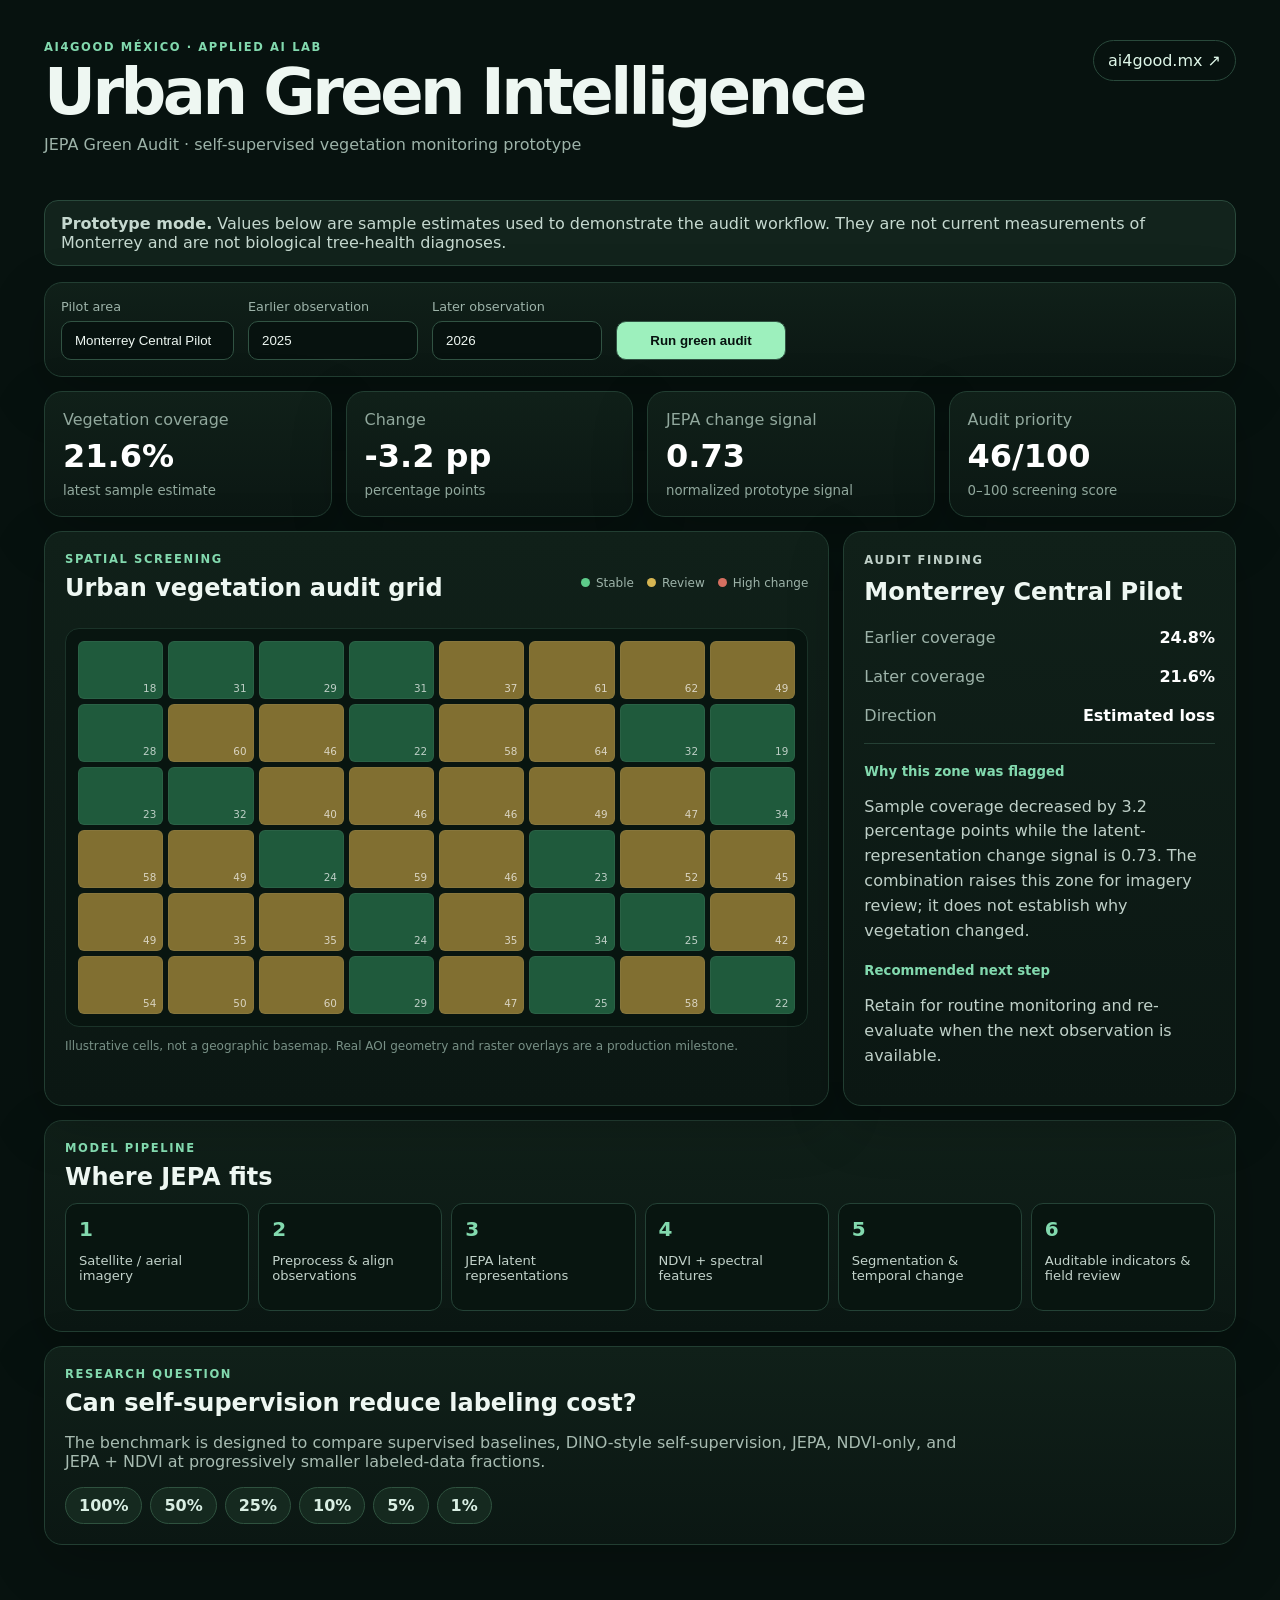
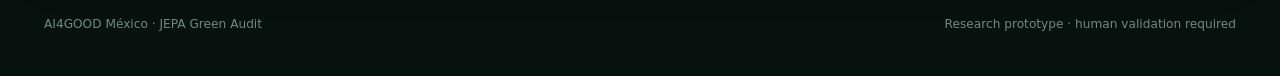
<file: docs/index.html>
<!doctype html>
<html lang="en">
<head>
  <meta charset="utf-8" />
  <meta name="viewport" content="width=device-width,initial-scale=1" />
  <title>AI4GOOD Urban Green Intelligence</title>
  <meta name="description" content="JEPA Green Audit — self-supervised urban vegetation monitoring prototype by AI4GOOD México." />
  <link rel="stylesheet" href="styles.css" />
</head>
<body>
  <header class="topbar">
    <div>
      <p class="eyebrow">AI4GOOD MÉXICO · APPLIED AI LAB</p>
      <h1>Urban Green Intelligence</h1>
      <p class="subtitle">JEPA Green Audit · self-supervised vegetation monitoring prototype</p>
    </div>
    <a class="brand-link" href="https://www.ai4good.mx" target="_blank" rel="noreferrer">ai4good.mx ↗</a>
  </header>

  <main>
    <section class="notice">
      <strong>Prototype mode.</strong>
      Values below are sample estimates used to demonstrate the audit workflow. They are not current measurements of Monterrey and are not biological tree-health diagnoses.
    </section>

    <section class="controls panel">
      <label>
        Pilot area
        <select id="zoneSelect"></select>
      </label>
      <label>
        Earlier observation
        <select id="beforeSelect">
          <option value="2025">2025</option>
          <option value="2024">2024</option>
        </select>
      </label>
      <label>
        Later observation
        <select id="afterSelect">
          <option value="2026">2026</option>
          <option value="2025">2025</option>
        </select>
      </label>
      <button id="runAudit">Run green audit</button>
    </section>

    <section class="kpis" aria-label="Audit indicators">
      <article class="kpi panel"><span>Vegetation coverage</span><strong id="coverage">—</strong><small>latest sample estimate</small></article>
      <article class="kpi panel"><span>Change</span><strong id="change">—</strong><small>percentage points</small></article>
      <article class="kpi panel"><span>JEPA change signal</span><strong id="jepa">—</strong><small>normalized prototype signal</small></article>
      <article class="kpi panel"><span>Audit priority</span><strong id="priority">—</strong><small>0–100 screening score</small></article>
    </section>

    <section class="workspace">
      <article class="panel map-panel">
        <div class="section-heading">
          <div>
            <p class="eyebrow">SPATIAL SCREENING</p>
            <h2>Urban vegetation audit grid</h2>
          </div>
          <div class="legend"><span class="dot stable"></span>Stable <span class="dot review"></span>Review <span class="dot high"></span>High change</div>
        </div>
        <div id="auditMap" class="audit-map" role="img" aria-label="Illustrative urban audit grid"></div>
        <p class="caption">Illustrative cells, not a geographic basemap. Real AOI geometry and raster overlays are a production milestone.</p>
      </article>

      <aside class="panel finding">
        <p class="eyebrow">AUDIT FINDING</p>
        <h2 id="findingTitle">Select a zone</h2>
        <div class="finding-row"><span>Earlier coverage</span><strong id="beforeCoverage">—</strong></div>
        <div class="finding-row"><span>Later coverage</span><strong id="afterCoverage">—</strong></div>
        <div class="finding-row"><span>Direction</span><strong id="direction">—</strong></div>
        <hr />
        <h3>Why this zone was flagged</h3>
        <p id="explanation">Run the audit to display a transparent explanation.</p>
        <h3>Recommended next step</h3>
        <p id="action">Review source imagery and quality metadata before deciding whether field validation is warranted.</p>
      </aside>
    </section>

    <section class="panel pipeline">
      <p class="eyebrow">MODEL PIPELINE</p>
      <h2>Where JEPA fits</h2>
      <div class="pipeline-grid">
        <div><b>1</b><span>Satellite / aerial imagery</span></div>
        <div><b>2</b><span>Preprocess & align observations</span></div>
        <div><b>3</b><span>JEPA latent representations</span></div>
        <div><b>4</b><span>NDVI + spectral features</span></div>
        <div><b>5</b><span>Segmentation & temporal change</span></div>
        <div><b>6</b><span>Auditable indicators & field review</span></div>
      </div>
    </section>

    <section class="panel methodology">
      <p class="eyebrow">RESEARCH QUESTION</p>
      <h2>Can self-supervision reduce labeling cost?</h2>
      <p>The benchmark is designed to compare supervised baselines, DINO-style self-supervision, JEPA, NDVI-only, and JEPA + NDVI at progressively smaller labeled-data fractions.</p>
      <div class="fractions" aria-label="Label fractions">
        <span>100%</span><span>50%</span><span>25%</span><span>10%</span><span>5%</span><span>1%</span>
      </div>
    </section>
  </main>

  <footer>
    <span>AI4GOOD México · JEPA Green Audit</span>
    <span>Research prototype · human validation required</span>
  </footer>
  <script src="app.js"></script>
</body>
</html>
</file>
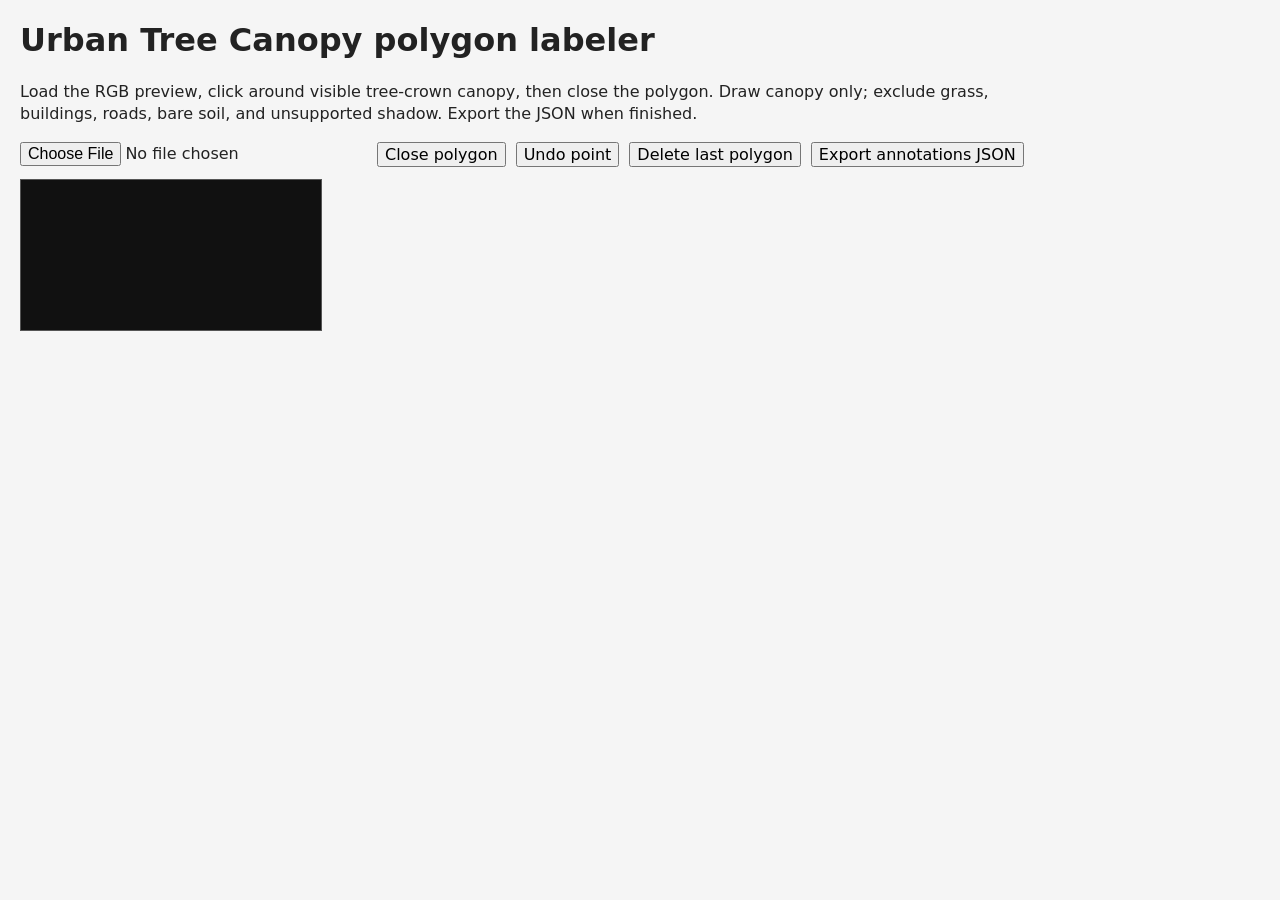
<file: tools/utc_canopy_labeler.html>
<!doctype html>
<html lang="en">
<head>
<meta charset="utf-8">
<title>UTC Canopy Polygon Labeler</title>
<style>
body{font-family:system-ui,sans-serif;margin:20px;background:#f5f5f5;color:#222}
.toolbar{display:flex;gap:10px;flex-wrap:wrap;margin-bottom:12px}
button,input{font:inherit}
canvas{border:1px solid #555;background:#111;max-width:100%;height:auto;cursor:crosshair}
.note{max-width:1000px;line-height:1.4}
</style>
</head>
<body>
<h1>Urban Tree Canopy polygon labeler</h1>
<p class="note">Load the RGB preview, click around visible tree-crown canopy, then close the polygon. Draw canopy only; exclude grass, buildings, roads, bare soil, and unsupported shadow. Export the JSON when finished.</p>
<div class="toolbar">
<input id="file" type="file" accept="image/*">
<button id="close">Close polygon</button>
<button id="undo">Undo point</button>
<button id="delete">Delete last polygon</button>
<button id="export">Export annotations JSON</button>
</div>
<canvas id="canvas"></canvas>
<script>
const canvas=document.getElementById('canvas'),ctx=canvas.getContext('2d');
let img=new Image(),points=[],polygons=[],imageName='';
function redraw(){
  ctx.clearRect(0,0,canvas.width,canvas.height);
  if(img.complete&&img.width) ctx.drawImage(img,0,0);
  ctx.lineWidth=2;
  ctx.strokeStyle='#00ff55';ctx.fillStyle='rgba(0,255,85,.18)';
  for(const poly of polygons){ctx.beginPath();poly.points.forEach((p,i)=>i?ctx.lineTo(...p):ctx.moveTo(...p));ctx.closePath();ctx.fill();ctx.stroke();}
  ctx.strokeStyle='#ffff00';ctx.fillStyle='#ffff00';ctx.beginPath();
  points.forEach((p,i)=>{if(i)ctx.lineTo(...p);else ctx.moveTo(...p);ctx.fillRect(p[0]-2,p[1]-2,4,4)});ctx.stroke();
}
document.getElementById('file').onchange=e=>{
  const f=e.target.files[0]; if(!f)return; imageName=f.name;
  img.onload=()=>{canvas.width=img.width;canvas.height=img.height;redraw()};
  img.src=URL.createObjectURL(f);
};
canvas.onclick=e=>{
  if(!img.width)return;
  const r=canvas.getBoundingClientRect();
  const x=(e.clientX-r.left)*canvas.width/r.width;
  const y=(e.clientY-r.top)*canvas.height/r.height;
  points.push([Math.round(x),Math.round(y)]);redraw();
};
document.getElementById('close').onclick=()=>{if(points.length>=3){polygons.push({points:[...points]});points=[];redraw()}};
document.getElementById('undo').onclick=()=>{points.pop();redraw()};
document.getElementById('delete').onclick=()=>{polygons.pop();redraw()};
document.getElementById('export').onclick=()=>{
 const payload={schema_version:1,task:'urban_tree_canopy_polygon_annotation',image:imageName,width_px:canvas.width,height_px:canvas.height,polygons};
 const blob=new Blob([JSON.stringify(payload,null,2)],{type:'application/json'});
 const a=document.createElement('a');a.href=URL.createObjectURL(blob);a.download='utc_canopy_annotations.json';a.click();
};
</script>
</body>
</html>
</file>
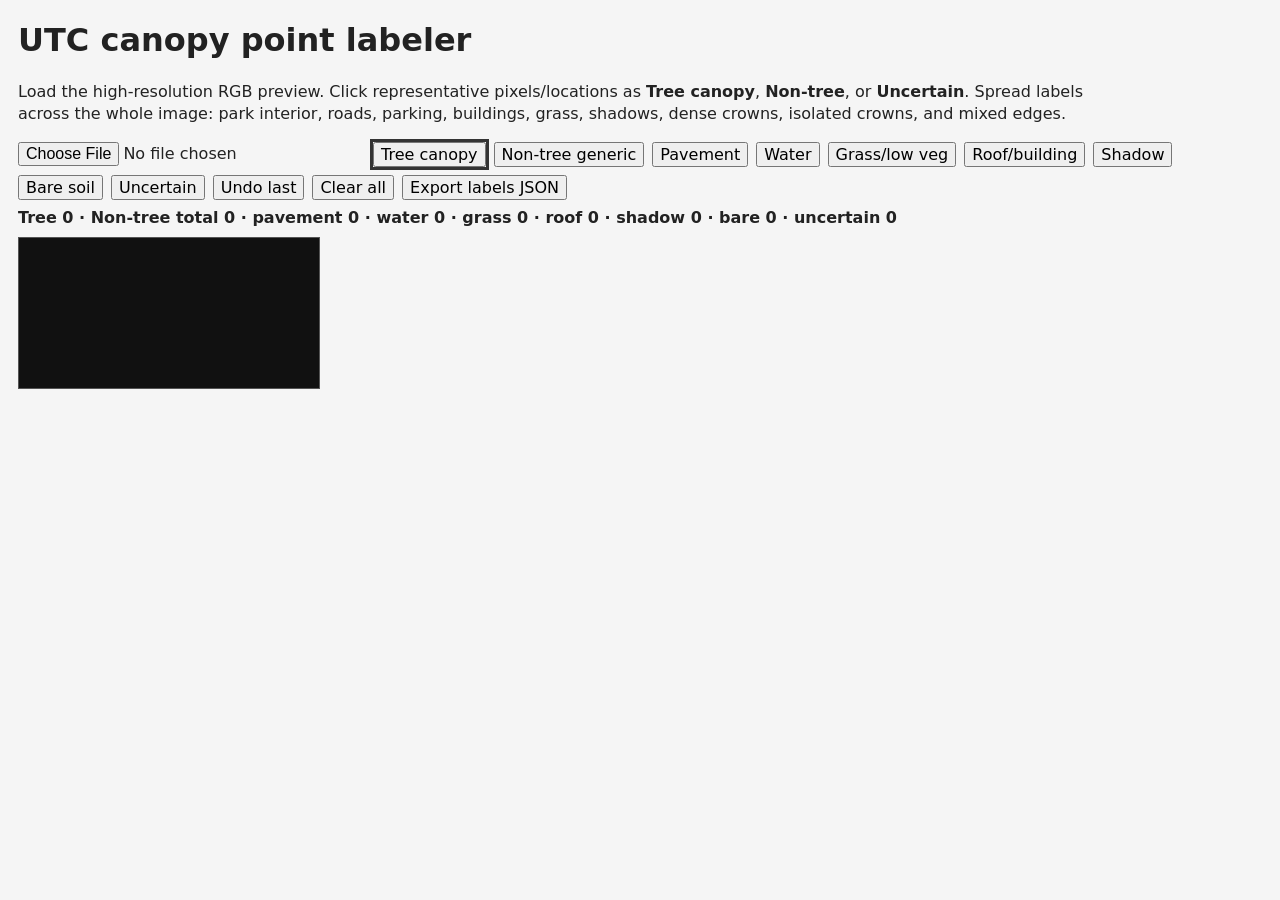
<file: tools/utc_canopy_point_labeler.html>
<!doctype html>
<html lang="en">
<head>
<meta charset="utf-8">
<title>UTC Canopy Point Labeler</title>
<style>
body{font-family:system-ui,sans-serif;margin:18px;background:#f5f5f5;color:#222}
.toolbar{display:flex;gap:8px;flex-wrap:wrap;align-items:center;margin-bottom:10px}
button,input{font:inherit}
button.active{outline:3px solid #333}
canvas{border:1px solid #555;background:#111;max-width:100%;height:auto;cursor:crosshair}
.note{max-width:1100px;line-height:1.4}
.counts{font-weight:600}
</style>
</head>
<body>
<h1>UTC canopy point labeler</h1>
<p class="note">
Load the high-resolution RGB preview. Click representative pixels/locations as
<strong>Tree canopy</strong>, <strong>Non-tree</strong>, or <strong>Uncertain</strong>.
Spread labels across the whole image: park interior, roads, parking, buildings,
grass, shadows, dense crowns, isolated crowns, and mixed edges.
</p>
<div class="toolbar">
<input id="file" type="file" accept="image/png,image/jpeg">
<button id="tree" class="active">Tree canopy</button>
<button id="non">Non-tree generic</button>
<button id="pavement">Pavement</button>
<button id="water">Water</button>
<button id="grass">Grass/low veg</button>
<button id="roof">Roof/building</button>
<button id="shadow">Shadow</button>
<button id="bare">Bare soil</button>
<button id="uncertain">Uncertain</button>
<button id="undo">Undo last</button>
<button id="clear">Clear all</button>
<button id="export">Export labels JSON</button>
<span class="counts" id="counts"></span>
</div>
<canvas id="canvas"></canvas>
<script>
const canvas=document.getElementById('canvas'),ctx=canvas.getContext('2d');
let img=new Image(), labels=[], mode='tree', imageName='';
const colors={tree:'#00ff55',non:'#ff3b30',pavement:'#ff6b35',water:'#00b7ff',grass:'#9acd32',roof:'#d96cff',shadow:'#666666',bare:'#c49a6c',uncertain:'#ffd60a'};
function setMode(m){
 mode=m;
 for(const id of ['tree','non','pavement','water','grass','roof','shadow','bare','uncertain']) document.getElementById(id).classList.toggle('active',id===m);
}
document.getElementById('tree').onclick=()=>setMode('tree');
document.getElementById('non').onclick=()=>setMode('non');
document.getElementById('pavement').onclick=()=>setMode('pavement');
document.getElementById('water').onclick=()=>setMode('water');
document.getElementById('grass').onclick=()=>setMode('grass');
document.getElementById('roof').onclick=()=>setMode('roof');
document.getElementById('shadow').onclick=()=>setMode('shadow');
document.getElementById('bare').onclick=()=>setMode('bare');
document.getElementById('uncertain').onclick=()=>setMode('uncertain');
function counts(){
 const c={tree:0,non:0,pavement:0,water:0,grass:0,roof:0,shadow:0,bare:0,uncertain:0};
 labels.forEach(x=>{ if(c[x.label]!==undefined)c[x.label]++; });
 const hard=c.non+c.pavement+c.water+c.grass+c.roof+c.shadow+c.bare;
 document.getElementById('counts').textContent=`Tree ${c.tree} · Non-tree total ${hard} · pavement ${c.pavement} · water ${c.water} · grass ${c.grass} · roof ${c.roof} · shadow ${c.shadow} · bare ${c.bare} · uncertain ${c.uncertain}`;
}
function redraw(){
 ctx.clearRect(0,0,canvas.width,canvas.height);
 if(img.complete&&img.width)ctx.drawImage(img,0,0);
 for(const l of labels){
   ctx.beginPath();ctx.arc(l.x,l.y,4,0,Math.PI*2);
   ctx.fillStyle=colors[l.label];ctx.fill();
   ctx.lineWidth=1.5;ctx.strokeStyle='#000';ctx.stroke();
 }
 counts();
}
document.getElementById('file').onchange=e=>{
 const f=e.target.files[0];if(!f)return;imageName=f.name;
 img.onload=()=>{canvas.width=img.width;canvas.height=img.height;redraw()};
 img.src=URL.createObjectURL(f);
};
canvas.onclick=e=>{
 if(!img.width)return;
 const r=canvas.getBoundingClientRect();
 const x=Math.round((e.clientX-r.left)*canvas.width/r.width);
 const y=Math.round((e.clientY-r.top)*canvas.height/r.height);
 labels.push({x,y,label:mode});redraw();
};
document.getElementById('undo').onclick=()=>{labels.pop();redraw()};
document.getElementById('clear').onclick=()=>{if(confirm('Clear all labels?')){labels=[];redraw()}};
document.getElementById('export').onclick=()=>{
 const payload={schema_version:1,task:'utc_canopy_point_labels',image:imageName,width_px:canvas.width,height_px:canvas.height,labels};
 const blob=new Blob([JSON.stringify(payload,null,2)],{type:'application/json'});
 const a=document.createElement('a');a.href=URL.createObjectURL(blob);a.download='utc_canopy_point_labels.json';a.click();
};
counts();
</script>
</body>
</html>
</file>
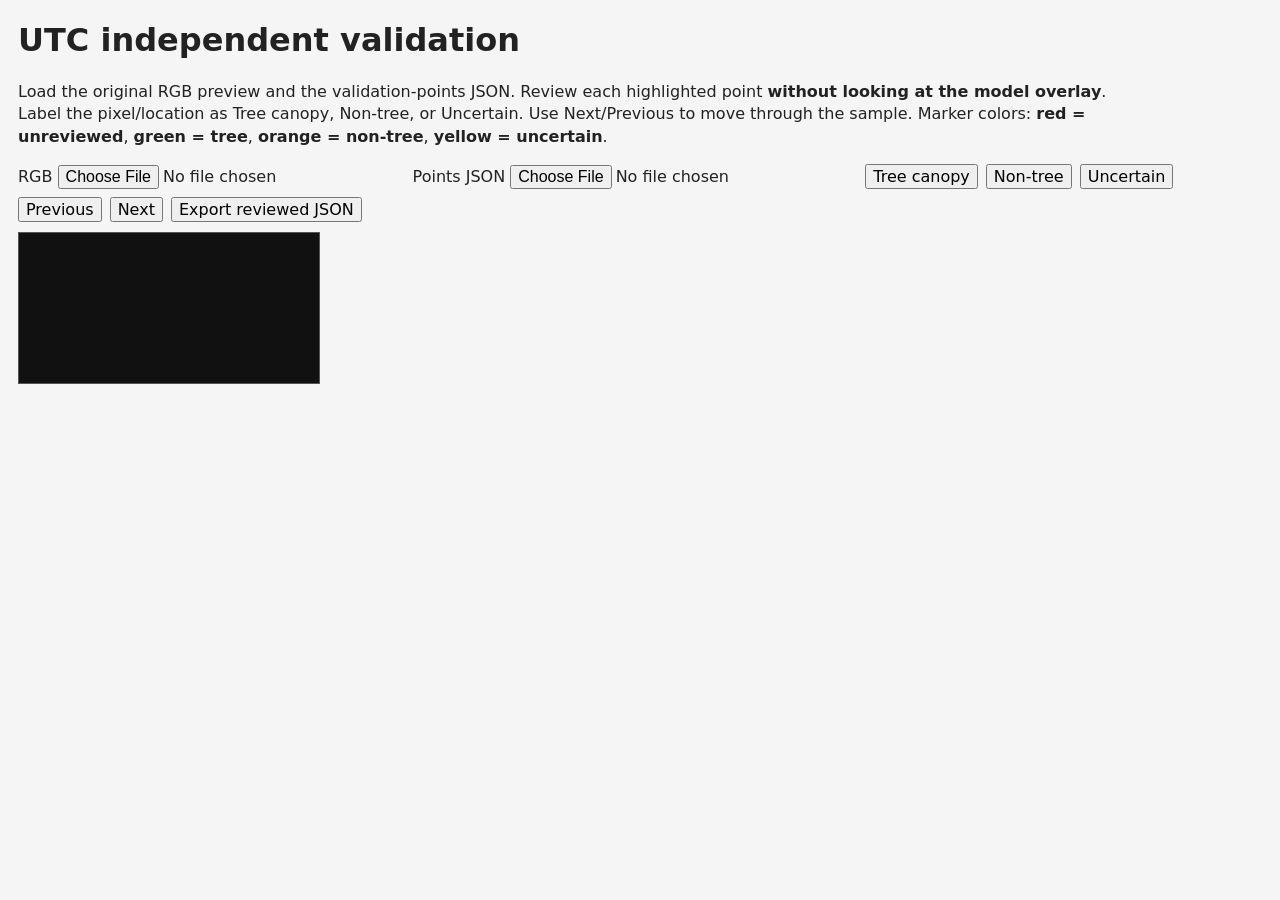
<file: tools/utc_canopy_validation_labeler.html>
<!doctype html>
<html lang="en">
<head>
<meta charset="utf-8"><title>UTC Independent Validation</title>
<style>
body{font-family:system-ui,sans-serif;margin:18px;background:#f5f5f5;color:#222}
.toolbar{display:flex;gap:8px;flex-wrap:wrap;align-items:center;margin-bottom:10px}
button,input{font:inherit}.active{outline:3px solid #222}
#wrap{position:relative;display:inline-block;max-width:100%}
canvas{border:1px solid #555;background:#111;max-width:100%;height:auto}
.note{max-width:1100px;line-height:1.4}.stats{font-weight:600}
</style>
</head><body>
<h1>UTC independent validation</h1>
<p class="note">Load the original RGB preview and the validation-points JSON. Review each highlighted point <strong>without looking at the model overlay</strong>. Label the pixel/location as Tree canopy, Non-tree, or Uncertain. Use Next/Previous to move through the sample. Marker colors: <strong>red = unreviewed</strong>, <strong>green = tree</strong>, <strong>orange = non-tree</strong>, <strong>yellow = uncertain</strong>.</p>
<div class="toolbar">
<label>RGB <input id="imgfile" type="file" accept="image/png,image/jpeg"></label>
<label>Points JSON <input id="jsonfile" type="file" accept=".json,application/json"></label>
<button id="tree">Tree canopy</button><button id="non">Non-tree</button><button id="uncertain">Uncertain</button>
<button id="prev">Previous</button><button id="next">Next</button><button id="export">Export reviewed JSON</button>
<span class="stats" id="stats"></span>
</div>
<div id="wrap"><canvas id="canvas"></canvas></div>
<script>
const canvas=document.getElementById('canvas'),ctx=canvas.getContext('2d');
let img=new Image(),payload=null,index=0;
const colors={tree:'#00ff55',non:'#ff3b30',uncertain:'#ffd60a'};
function draw(){
 if(!img.width){return}
 canvas.width=img.width;canvas.height=img.height;ctx.drawImage(img,0,0);
 if(payload&&payload.points.length){
  const p=payload.points[index];
  const statusColor={
    tree:'#00b050',
    non:'#ff7a00',
    uncertain:'#ffd400'
  };
  const markerColor=statusColor[p.human_label] || '#ff0000';
  ctx.beginPath();ctx.arc(p.x,p.y,12,0,Math.PI*2);ctx.lineWidth=4;ctx.strokeStyle=markerColor;ctx.stroke();
  ctx.beginPath();ctx.moveTo(p.x-18,p.y);ctx.lineTo(p.x+18,p.y);ctx.moveTo(p.x,p.y-18);ctx.lineTo(p.x,p.y+18);ctx.lineWidth=2;ctx.strokeStyle=markerColor;ctx.stroke();
 }
 updateStats();
}
function updateStats(){
 if(!payload){document.getElementById('stats').textContent='';return}
 const done=payload.points.filter(p=>p.human_label).length;
 const current=payload.points[index];
 const status=current.human_label || 'unreviewed';
 document.getElementById('stats').textContent=`Point ${index+1}/${payload.points.length} · reviewed ${done} · current: ${status}`;
}
document.getElementById('imgfile').onchange=e=>{const f=e.target.files[0];if(!f)return;img.onload=draw;img.src=URL.createObjectURL(f)};
document.getElementById('jsonfile').onchange=e=>{const f=e.target.files[0];if(!f)return;const r=new FileReader();r.onload=()=>{payload=JSON.parse(r.result);index=0;draw()};r.readAsText(f)};
function label(v){if(!payload)return;payload.points[index].human_label=v;if(index<payload.points.length-1)index++;draw()}
document.getElementById('tree').onclick=()=>label('tree');
document.getElementById('non').onclick=()=>label('non');
document.getElementById('uncertain').onclick=()=>label('uncertain');
document.getElementById('prev').onclick=()=>{if(payload){index=Math.max(0,index-1);draw()}};
document.getElementById('next').onclick=()=>{if(payload){index=Math.min(payload.points.length-1,index+1);draw()}};
document.getElementById('export').onclick=()=>{if(!payload)return;const blob=new Blob([JSON.stringify(payload,null,2)],{type:'application/json'});const a=document.createElement('a');a.href=URL.createObjectURL(blob);a.download='utc_validation_reviewed.json';a.click()};
</script></body></html>
</file>
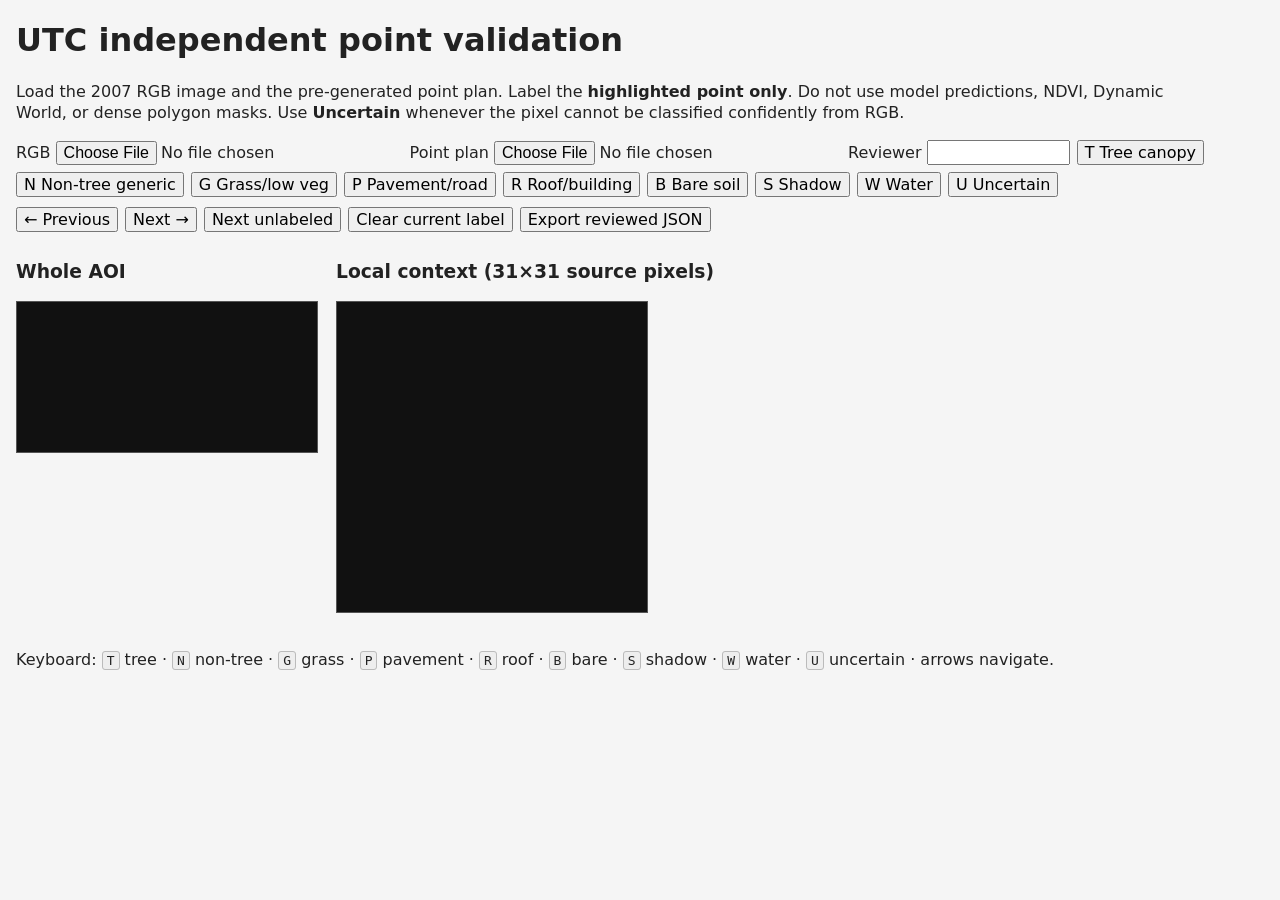
<file: tools/utc_canopy_validation_point_labeler.html>
<!doctype html>
<html lang="en">
<head>
<meta charset="utf-8">
<title>UTC Independent Point Validation Labeler</title>
<style>
body{font-family:system-ui,sans-serif;margin:16px;background:#f5f5f5;color:#222}
.toolbar{display:flex;gap:7px;flex-wrap:wrap;align-items:center;margin-bottom:10px}
button,input{font:inherit} button.active{outline:3px solid #222}
.main{display:flex;gap:18px;align-items:flex-start;flex-wrap:wrap}
canvas{border:1px solid #555;background:#111}
#overview{max-width:68vw;height:auto} #zoom{image-rendering:pixelated}
.note{max-width:1150px;line-height:1.35}.stats{font-weight:700}
kbd{background:#eee;border:1px solid #bbb;border-radius:3px;padding:1px 4px}
</style>
</head>
<body>
<h1>UTC independent point validation</h1>
<p class="note">Load the 2007 RGB image and the pre-generated point plan. Label the <strong>highlighted point only</strong>. Do not use model predictions, NDVI, Dynamic World, or dense polygon masks. Use <strong>Uncertain</strong> whenever the pixel cannot be classified confidently from RGB.</p>
<div class="toolbar">
<label>RGB <input id="imageFile" type="file" accept="image/png,image/jpeg"></label>
<label>Point plan <input id="planFile" type="file" accept=".json,application/json"></label>
<label>Reviewer <input id="reviewer" type="text" size="12"></label>
<button id="tree">T Tree canopy</button>
<button id="non">N Non-tree generic</button>
<button id="grass">G Grass/low veg</button>
<button id="pavement">P Pavement/road</button>
<button id="roof">R Roof/building</button>
<button id="bare">B Bare soil</button>
<button id="shadow">S Shadow</button>
<button id="water">W Water</button>
<button id="uncertain">U Uncertain</button>
</div>
<div class="toolbar">
<button id="prev">← Previous</button>
<button id="next">Next →</button>
<button id="nextTodo">Next unlabeled</button>
<button id="undo">Clear current label</button>
<button id="export">Export reviewed JSON</button>
<span id="stats" class="stats"></span>
</div>
<div class="main">
<div><h3>Whole AOI</h3><canvas id="overview"></canvas></div>
<div><h3>Local context (31×31 source pixels)</h3><canvas id="zoom" width="310" height="310"></canvas>
<p id="detail"></p></div>
</div>
<p class="note">Keyboard: <kbd>T</kbd> tree · <kbd>N</kbd> non-tree · <kbd>G</kbd> grass · <kbd>P</kbd> pavement · <kbd>R</kbd> roof · <kbd>B</kbd> bare · <kbd>S</kbd> shadow · <kbd>W</kbd> water · <kbd>U</kbd> uncertain · arrows navigate.</p>
<script>
const ov=document.getElementById('overview'),oc=ov.getContext('2d');
const zoom=document.getElementById('zoom'),zc=zoom.getContext('2d');
let img=new Image(),plan=null,index=0,imageName='';
const detailToHuman={tree:'tree',non:'non',grass:'non',pavement:'non',roof:'non',bare:'non',shadow:'non',water:'non',uncertain:'uncertain'};
function current(){return plan&&plan.points?plan.points[index]:null}
function firstUnlabeled(){
 if(!plan)return 0;
 const i=plan.points.findIndex(p=>!p.human_label);
 return i>=0?i:Math.max(0,plan.points.length-1);
}
function counts(){
 if(!plan)return {tree:0,non:0,uncertain:0,unlabeled:0};
 const c={tree:0,non:0,uncertain:0,unlabeled:0};
 for(const p of plan.points){const h=p.human_label||'unlabeled';c[h]=(c[h]||0)+1}
 return c;
}
function draw(){
 if(!img.width||!plan)return;
 ov.width=img.width;ov.height=img.height;oc.drawImage(img,0,0);
 for(let i=0;i<plan.points.length;i++){
   const p=plan.points[i]; if(!p.human_label)continue;
   oc.beginPath();oc.arc(p.x,p.y,2.5,0,Math.PI*2);
   oc.fillStyle=p.human_label==='tree'?'#00ff55':(p.human_label==='non'?'#ff3b30':'#ffd60a');oc.fill();
 }
 const p=current();
 oc.beginPath();oc.arc(p.x,p.y,7,0,Math.PI*2);oc.strokeStyle='#ffff00';oc.lineWidth=2;oc.stroke();
 oc.beginPath();oc.moveTo(p.x-10,p.y);oc.lineTo(p.x+10,p.y);oc.moveTo(p.x,p.y-10);oc.lineTo(p.x,p.y+10);oc.stroke();

 const radius=15,x0=Math.max(0,p.x-radius),y0=Math.max(0,p.y-radius);
 const x1=Math.min(img.width,p.x+radius+1),y1=Math.min(img.height,p.y+radius+1);
 zc.imageSmoothingEnabled=false;zc.clearRect(0,0,zoom.width,zoom.height);
 zc.drawImage(img,x0,y0,x1-x0,y1-y0,0,0,zoom.width,zoom.height);
 const zx=(p.x-x0+0.5)/(x1-x0)*zoom.width,zy=(p.y-y0+0.5)/(y1-y0)*zoom.height;
 zc.beginPath();zc.arc(zx,zy,9,0,Math.PI*2);zc.strokeStyle='#ffff00';zc.lineWidth=3;zc.stroke();
 zc.beginPath();zc.moveTo(zx-16,zy);zc.lineTo(zx+16,zy);zc.moveTo(zx,zy-16);zc.lineTo(zx,zy+16);zc.stroke();

 const c=counts();
 document.getElementById('stats').textContent=`Point ${index+1}/${plan.points.length} · tree ${c.tree} · non ${c.non} · uncertain ${c.uncertain} · unlabeled ${c.unlabeled}`;
 document.getElementById('detail').textContent=`Grid ${p.grid_row},${p.grid_col} · pixel (${p.x}, ${p.y}) · current: ${p.human_label||'UNLABELED'}${p.detail_label?' / '+p.detail_label:''}`;
}
function setLabel(detail){
 const p=current();if(!p)return;
 p.detail_label=detail;p.human_label=detailToHuman[detail];
 const reviewer=document.getElementById('reviewer').value.trim();
 if(reviewer&&!p.reviewer)p.reviewer=reviewer;
 if(index<plan.points.length-1)index++;draw();
}
for(const id of Object.keys(detailToHuman))document.getElementById(id).onclick=()=>setLabel(id);
document.getElementById('imageFile').onchange=e=>{const f=e.target.files[0];if(!f)return;imageName=f.name;img.onload=draw;img.src=URL.createObjectURL(f)};
document.getElementById('planFile').onchange=e=>{const f=e.target.files[0];if(!f)return;const rd=new FileReader();rd.onload=()=>{plan=JSON.parse(rd.result);index=firstUnlabeled();draw()};rd.readAsText(f)};
document.getElementById('prev').onclick=()=>{if(plan){index=Math.max(0,index-1);draw()}};
document.getElementById('next').onclick=()=>{if(plan){index=Math.min(plan.points.length-1,index+1);draw()}};
document.getElementById('nextTodo').onclick=()=>{if(!plan)return;for(let k=1;k<=plan.points.length;k++){const j=(index+k)%plan.points.length;if(!plan.points[j].human_label){index=j;draw();break}}};
document.getElementById('undo').onclick=()=>{const p=current();if(p){p.human_label='';p.detail_label='';p.reviewer='';draw()}};
document.getElementById('export').onclick=()=>{if(!plan)return;plan.reviewed_image=imageName;const blob=new Blob([JSON.stringify(plan,null,2)],{type:'application/json'});const a=document.createElement('a');a.href=URL.createObjectURL(blob);const site=(plan.site||'utc_site').replace(/[^a-zA-Z0-9_-]+/g,'_');const date=(plan.date_label||'date').replace(/[^a-zA-Z0-9_-]+/g,'_');a.download=`${site}_${date}_point_labels.json`;a.click()};
document.addEventListener('keydown',e=>{
 const target=e.target;
 if(target && (target.tagName==='INPUT' || target.tagName==='TEXTAREA' || target.isContentEditable)) return;
 const k=e.key.toLowerCase();const map={t:'tree',n:'non',g:'grass',p:'pavement',r:'roof',b:'bare',s:'shadow',w:'water',u:'uncertain'};
 if(map[k]){e.preventDefault();setLabel(map[k]);}
 else if(e.key==='ArrowLeft'){e.preventDefault();document.getElementById('prev').click();}
 else if(e.key==='ArrowRight'){e.preventDefault();document.getElementById('next').click();}
});
</script>
</body>
</html>
</file>
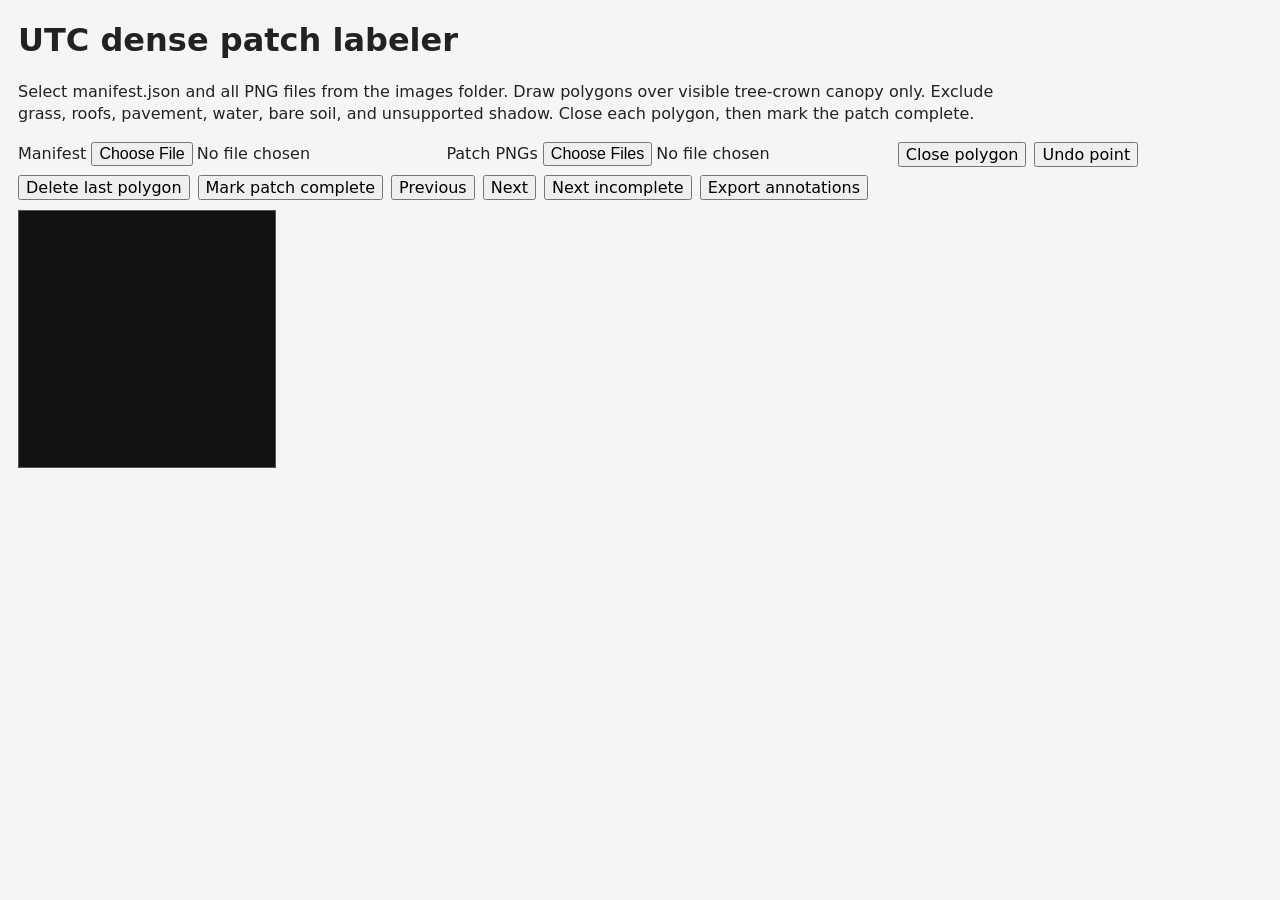
<file: tools/utc_patch_mask_labeler.html>
<!doctype html>
<html lang="en">
<head>
<meta charset="utf-8">
<title>UTC Dense Patch Labeler</title>
<style>
body{font-family:system-ui,sans-serif;margin:18px;background:#f5f5f5;color:#222}
.toolbar{display:flex;gap:8px;flex-wrap:wrap;align-items:center;margin-bottom:10px}
button,input{font:inherit}canvas{border:1px solid #555;background:#111;cursor:crosshair}
.note{max-width:980px;line-height:1.4}.stats{font-weight:600}.done{color:#087f23}
</style>
</head>
<body>
<h1>UTC dense patch labeler</h1>
<p class="note">Select manifest.json and all PNG files from the images folder. Draw polygons over visible tree-crown canopy only. Exclude grass, roofs, pavement, water, bare soil, and unsupported shadow. Close each polygon, then mark the patch complete.</p>
<div class="toolbar">
<label>Manifest <input id="manifestFile" type="file" accept=".json,application/json"></label>
<label>Patch PNGs <input id="imageFiles" type="file" accept="image/png" multiple></label>
<button id="closePoly">Close polygon</button>
<button id="undoPoint">Undo point</button>
<button id="deletePoly">Delete last polygon</button>
<button id="completePatch">Mark patch complete</button>
<button id="prevPatch">Previous</button>
<button id="nextPatch">Next</button>
<button id="nextTodo">Next incomplete</button>
<button id="exportJson">Export annotations</button>
<span id="stats" class="stats"></span>
</div>
<canvas id="canvas" width="256" height="256"></canvas>
<script>
const canvas=document.getElementById('canvas'),ctx=canvas.getContext('2d');
let manifest=null,files=new Map(),index=0,img=new Image(),points=[];
let annotations={schema_version:1,task:'utc_dense_patch_annotations',patches:{}};
function current(){return manifest&&manifest.patches?manifest.patches[index]:null}
function record(){
 const p=current(); if(!p)return null;
 if(!annotations.patches[p.id]) annotations.patches[p.id]={file:p.file,split:p.split,polygons:[],complete:false};
 return annotations.patches[p.id];
}
function updateStats(){
 const el=document.getElementById('stats');
 if(!manifest){el.textContent='';return}
 const p=current(),r=record();
 const done=manifest.patches.filter(x=>annotations.patches[x.id]&&annotations.patches[x.id].complete).length;
 el.textContent='Patch '+(index+1)+'/'+manifest.patches.length+' · '+p.split+' · polygons '+r.polygons.length+' · complete '+done+'/'+manifest.patches.length;
 el.className='stats'+(r.complete?' done':'');
}
function redraw(){
 ctx.clearRect(0,0,canvas.width,canvas.height);
 if(img.complete&&img.width)ctx.drawImage(img,0,0,canvas.width,canvas.height);
 const r=record();
 if(r){
  ctx.lineWidth=2;ctx.strokeStyle='#00ff55';ctx.fillStyle='rgba(0,255,85,.20)';
  for(const poly of r.polygons){ctx.beginPath();poly.forEach((p,i)=>i?ctx.lineTo(...p):ctx.moveTo(...p));ctx.closePath();ctx.fill();ctx.stroke();}
 }
 ctx.strokeStyle='#ffff00';ctx.fillStyle='#ffff00';ctx.beginPath();
 points.forEach((p,i)=>{if(i)ctx.lineTo(...p);else ctx.moveTo(...p);ctx.fillRect(p[0]-2,p[1]-2,4,4)});ctx.stroke();
 updateStats();
}
function loadCurrent(){
 points=[];const p=current();if(!p)return;
 const f=files.get(p.file);
 if(!f){ctx.clearRect(0,0,canvas.width,canvas.height);updateStats();return}
 img.onload=()=>{canvas.width=img.width;canvas.height=img.height;redraw()};
 img.src=URL.createObjectURL(f);
}
document.getElementById('manifestFile').onchange=e=>{const f=e.target.files[0];if(!f)return;const rd=new FileReader();rd.onload=()=>{manifest=JSON.parse(rd.result);index=0;loadCurrent()};rd.readAsText(f)};
document.getElementById('imageFiles').onchange=e=>{files=new Map([...e.target.files].map(f=>[f.name,f]));loadCurrent()};
canvas.onclick=e=>{if(!manifest||!img.width)return;const b=canvas.getBoundingClientRect();points.push([Math.round((e.clientX-b.left)*canvas.width/b.width),Math.round((e.clientY-b.top)*canvas.height/b.height)]);redraw()};
document.getElementById('closePoly').onclick=()=>{if(points.length>=3){record().polygons.push([...points]);points=[];redraw()}};
document.getElementById('undoPoint').onclick=()=>{points.pop();redraw()};
document.getElementById('deletePoly').onclick=()=>{const r=record();if(r)r.polygons.pop();redraw()};
document.getElementById('completePatch').onclick=()=>{const r=record();if(!r)return;r.complete=true;updateStats();if(index<manifest.patches.length-1){index++;loadCurrent()}};
document.getElementById('prevPatch').onclick=()=>{if(manifest){index=Math.max(0,index-1);loadCurrent()}};
document.getElementById('nextPatch').onclick=()=>{if(manifest){index=Math.min(manifest.patches.length-1,index+1);loadCurrent()}};
document.getElementById('nextTodo').onclick=()=>{if(!manifest)return;for(let k=1;k<=manifest.patches.length;k++){const j=(index+k)%manifest.patches.length,p=manifest.patches[j];if(!(annotations.patches[p.id]&&annotations.patches[p.id].complete)){index=j;loadCurrent();break}}};
document.getElementById('exportJson').onclick=()=>{if(!manifest)return;annotations.manifest={source_image:manifest.source_image,patch_size:manifest.patch_size,spatial_blocks:manifest.spatial_blocks,seed:manifest.seed};const blob=new Blob([JSON.stringify(annotations,null,2)],{type:'application/json'});const a=document.createElement('a');a.href=URL.createObjectURL(blob);a.download='utc_dense_patch_annotations.json';a.click()};
</script>
</body>
</html>
</file>
<file: docs/styles.css>
*{box-sizing:border-box}body{margin:0;font-family:Inter,ui-sans-serif,system-ui,-apple-system,BlinkMacSystemFont,"Segoe UI",sans-serif;background:#07120f;color:#eef7f2}.topbar,main,footer{max-width:1240px;margin:auto}.topbar{padding:40px 24px 18px;display:flex;justify-content:space-between;gap:24px;align-items:flex-start}.eyebrow{font-size:.72rem;letter-spacing:.14em;font-weight:800;color:#82d9ae;margin:0 0 8px}.topbar h1{font-size:clamp(2rem,5vw,4.8rem);line-height:.95;margin:0;letter-spacing:-.055em}.subtitle{color:#9db3a9;margin-top:12px}.brand-link{color:#dff7e9;text-decoration:none;border:1px solid #29493b;border-radius:999px;padding:10px 14px;white-space:nowrap}main{padding:0 24px 50px}.notice{background:#12231c;border:1px solid #29493b;border-radius:14px;padding:13px 16px;color:#c5d8cf;margin:12px 0 16px}.panel{background:linear-gradient(180deg,#102019,#0b1713);border:1px solid #223e32;border-radius:18px;box-shadow:0 18px 55px rgba(0,0,0,.22)}.controls{padding:16px;display:flex;gap:14px;align-items:end;flex-wrap:wrap}.controls label{display:grid;gap:7px;color:#9db3a9;font-size:.8rem}.controls select,.controls button{appearance:none;background:#07120f;color:#eef7f2;border:1px solid #315343;border-radius:10px;padding:11px 13px;min-width:170px}.controls button{background:#9df0bd;color:#07120f;font-weight:800;cursor:pointer}.kpis{display:grid;grid-template-columns:repeat(4,1fr);gap:14px;margin:14px 0}.kpi{padding:18px}.kpi span,.kpi small{display:block;color:#91a89d}.kpi strong{display:block;font-size:2rem;margin:8px 0;color:#fff}.workspace{display:grid;grid-template-columns:2fr 1fr;gap:14px}.map-panel,.finding,.pipeline,.methodology{padding:20px}.section-heading{display:flex;justify-content:space-between;gap:18px;align-items:center}.section-heading h2,.finding h2,.pipeline h2,.methodology h2{margin:0 0 12px}.legend{font-size:.75rem;color:#9db3a9;display:flex;align-items:center;gap:6px;flex-wrap:wrap}.dot{width:9px;height:9px;border-radius:50%;display:inline-block;margin-left:7px}.stable{background:#5ecb8a}.review{background:#d6b552}.high{background:#d56f60}.audit-map{margin-top:14px;display:grid;grid-template-columns:repeat(8,1fr);gap:5px;min-height:380px;background:#081510;padding:12px;border-radius:14px;border:1px solid #1b3329}.cell{border-radius:6px;min-height:58px;border:1px solid rgba(255,255,255,.05);position:relative;transition:.2s}.cell:hover{transform:scale(1.04);z-index:2}.cell.low{background:#1f5a3c}.cell.medium{background:#816f31}.cell.high{background:#743b32}.cell::after{content:attr(data-score);position:absolute;right:6px;bottom:4px;color:rgba(255,255,255,.7);font-size:.65rem}.caption{font-size:.75rem;color:#789086}.finding-row{display:flex;justify-content:space-between;padding:10px 0;color:#9db3a9}.finding-row strong{color:#fff}.finding h3{font-size:.83rem;color:#82d9ae;margin:20px 0 7px}.finding p{color:#bfd0c8;line-height:1.55}.finding hr{border:0;border-top:1px solid #254035}.pipeline,.methodology{margin-top:14px}.pipeline-grid{display:grid;grid-template-columns:repeat(6,1fr);gap:9px}.pipeline-grid div{background:#081510;border:1px solid #244236;border-radius:12px;padding:13px;min-height:108px}.pipeline-grid b{display:block;color:#82d9ae;font-size:1.25rem}.pipeline-grid span{display:block;margin-top:12px;color:#c2d2ca;font-size:.82rem}.methodology p:not(.eyebrow){color:#a7bbb1;max-width:900px}.fractions{display:flex;gap:8px;flex-wrap:wrap;margin-top:16px}.fractions span{background:#15291f;border:1px solid #2f523f;border-radius:999px;padding:8px 13px;color:#d9eee3;font-weight:700}footer{padding:22px 24px 45px;color:#6f897d;display:flex;justify-content:space-between;font-size:.76rem}@media(max-width:900px){.kpis{grid-template-columns:repeat(2,1fr)}.workspace{grid-template-columns:1fr}.pipeline-grid{grid-template-columns:repeat(2,1fr)}.topbar{display:block}.brand-link{display:inline-block;margin-top:10px}}@media(max-width:560px){.kpis{grid-template-columns:1fr}.audit-map{grid-template-columns:repeat(4,1fr)}.pipeline-grid{grid-template-columns:1fr}.section-heading,footer{display:block}.legend{margin-top:10px}}
</file>
